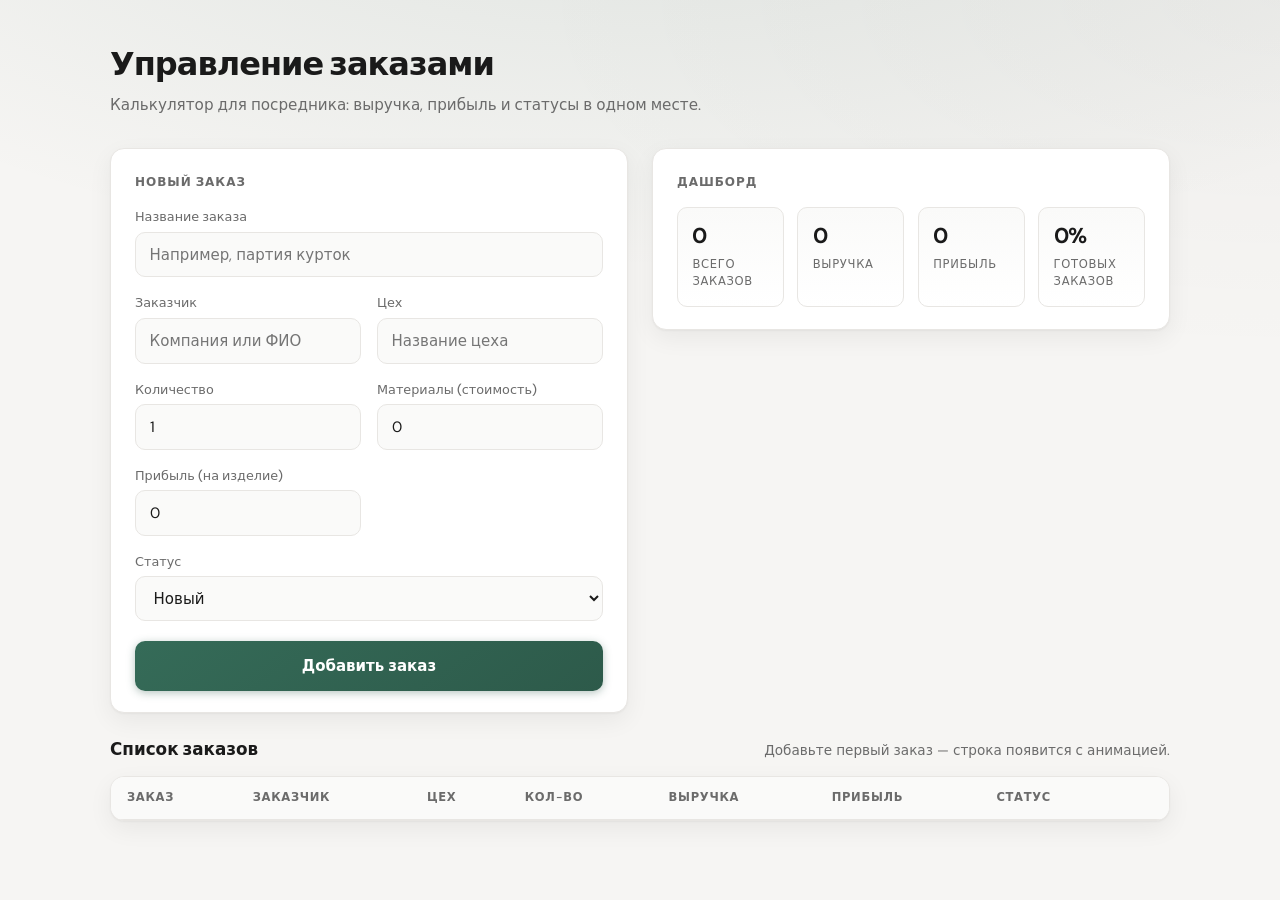
<file: sewing-orders-calculator/index.html>
<!DOCTYPE html>
<html lang="ru">
<head>
  <meta charset="UTF-8" />
  <meta name="viewport" content="width=device-width, initial-scale=1.0" />
  <title>Управление заказами</title>
  <link rel="preconnect" href="https://fonts.googleapis.com" />
  <link rel="preconnect" href="https://fonts.gstatic.com" crossorigin />
  <link href="https://fonts.googleapis.com/css2?family=DM+Sans:ital,opsz,wght@0,9..40,400;0,9..40,500;0,9..40,600;0,9..40,700&display=swap" rel="stylesheet" />
  <style>
    :root {
      --bg: #f6f5f3;
      --surface: #ffffff;
      --text: #1a1a1a;
      --muted: #6b6b6b;
      --border: #e8e6e3;
      --accent: #2d5a4a;
      --accent-soft: rgba(45, 90, 74, 0.08);
      --danger: #c43d3d;
      --danger-soft: rgba(196, 61, 61, 0.08);
      --shadow: 0 1px 2px rgba(0, 0, 0, 0.04), 0 8px 24px rgba(0, 0, 0, 0.06);
      --radius: 14px;
      --radius-sm: 10px;
      --transition: 0.22s cubic-bezier(0.4, 0, 0.2, 1);
    }

    * {
      box-sizing: border-box;
    }

    body {
      margin: 0;
      min-height: 100vh;
      font-family: "DM Sans", system-ui, sans-serif;
      font-size: 15px;
      line-height: 1.5;
      color: var(--text);
      background: var(--bg);
      background-image:
        radial-gradient(ellipse 80% 50% at 50% -20%, rgba(45, 90, 74, 0.12), transparent),
        radial-gradient(ellipse 60% 40% at 100% 0%, rgba(0, 0, 0, 0.03), transparent);
    }

    .wrap {
      max-width: 1100px;
      margin: 0 auto;
      padding: 2.5rem 1.25rem 3rem;
    }

    header {
      margin-bottom: 2rem;
      animation: fadeUp 0.55s var(--transition) both;
    }

    h1 {
      font-size: clamp(1.65rem, 4vw, 2rem);
      font-weight: 700;
      letter-spacing: -0.03em;
      margin: 0 0 0.35rem;
    }

    .subtitle {
      color: var(--muted);
      font-size: 0.95rem;
      margin: 0;
    }

    .grid {
      display: grid;
      gap: 1.5rem;
      grid-template-columns: 1fr;
    }

    @media (min-width: 900px) {
      .grid {
        grid-template-columns: 1fr 1fr;
        align-items: start;
      }
    }

    .card {
      background: var(--surface);
      border: 1px solid var(--border);
      border-radius: var(--radius);
      box-shadow: var(--shadow);
      padding: 1.5rem 1.5rem 1.35rem;
      transition: transform var(--transition), box-shadow var(--transition);
    }

    .card:hover {
      box-shadow: 0 2px 4px rgba(0, 0, 0, 0.04), 0 12px 32px rgba(0, 0, 0, 0.08);
    }

    .card-form {
      animation: fadeUp 0.55s 0.08s var(--transition) both;
    }

    .card-dash {
      animation: fadeUp 0.55s 0.14s var(--transition) both;
    }

    .form-title {
      font-size: 0.75rem;
      font-weight: 600;
      text-transform: uppercase;
      letter-spacing: 0.08em;
      color: var(--muted);
      margin: 0 0 1rem;
    }

    .fields {
      display: grid;
      gap: 1rem;
    }

    @media (min-width: 520px) {
      .fields {
        grid-template-columns: 1fr 1fr;
      }
      .field-span {
        grid-column: 1 / -1;
      }
    }

    label {
      display: block;
      font-size: 0.8rem;
      font-weight: 500;
      color: var(--muted);
      margin-bottom: 0.35rem;
    }

    input,
    select {
      width: 100%;
      padding: 0.65rem 0.85rem;
      border: 1px solid var(--border);
      border-radius: var(--radius-sm);
      font: inherit;
      color: var(--text);
      background: #fafaf9;
      transition: border-color var(--transition), background var(--transition), box-shadow var(--transition);
    }

    input:hover,
    select:hover {
      border-color: #d4d1cc;
      background: #fff;
    }

    input:focus,
    select:focus {
      outline: none;
      border-color: var(--accent);
      background: #fff;
      box-shadow: 0 0 0 3px var(--accent-soft);
    }

    .btn-add {
      margin-top: 1.25rem;
      width: 100%;
      padding: 0.85rem 1.25rem;
      border: none;
      border-radius: var(--radius-sm);
      font: inherit;
      font-weight: 600;
      cursor: pointer;
      color: #fff;
      background: linear-gradient(145deg, #356b58, var(--accent));
      box-shadow: 0 2px 8px rgba(45, 90, 74, 0.35);
      position: relative;
      overflow: hidden;
      transition: transform var(--transition), box-shadow var(--transition);
    }

    .btn-add::after {
      content: "";
      position: absolute;
      inset: 0;
      background: linear-gradient(90deg, transparent, rgba(255, 255, 255, 0.18), transparent);
      transform: translateX(-100%);
      transition: transform 0.5s ease;
    }

    .btn-add:hover {
      transform: translateY(-2px);
      box-shadow: 0 6px 20px rgba(45, 90, 74, 0.4);
    }

    .btn-add:hover::after {
      transform: translateX(100%);
    }

    .btn-add:active {
      transform: translateY(0);
    }

    .btn-add.pulse {
      animation: btnPulse 0.45s ease;
    }

    @keyframes btnPulse {
      0% { transform: scale(1); }
      40% { transform: scale(0.98); }
      100% { transform: scale(1); }
    }

    .dashboard {
      display: grid;
      grid-template-columns: repeat(2, 1fr);
      gap: 0.85rem;
    }

    @media (min-width: 520px) {
      .dashboard {
        grid-template-columns: repeat(4, 1fr);
      }
    }

    .stat {
      background: linear-gradient(180deg, #fafaf9 0%, #fff 100%);
      border: 1px solid var(--border);
      border-radius: var(--radius-sm);
      padding: 1rem 0.9rem;
      transition: transform var(--transition), border-color var(--transition);
    }

    .stat:hover {
      transform: translateY(-3px);
      border-color: #d8d5d0;
    }

    .stat-value {
      font-size: 1.35rem;
      font-weight: 700;
      letter-spacing: -0.02em;
      line-height: 1.2;
      transition: transform 0.35s ease;
    }

    .stat-value.tick {
      animation: statTick 0.4s ease;
    }

    @keyframes statTick {
      0%, 100% { transform: scale(1); }
      50% { transform: scale(1.06); }
    }

    .stat-label {
      font-size: 0.72rem;
      text-transform: uppercase;
      letter-spacing: 0.06em;
      color: var(--muted);
      margin-top: 0.35rem;
    }

    .table-section {
      margin-top: 1.5rem;
      animation: fadeUp 0.55s 0.2s var(--transition) both;
    }

    .table-head {
      display: flex;
      align-items: baseline;
      justify-content: space-between;
      gap: 1rem;
      margin-bottom: 0.85rem;
      flex-wrap: wrap;
    }

    .table-head h2 {
      font-size: 1.05rem;
      font-weight: 600;
      margin: 0;
    }

    .empty-hint {
      color: var(--muted);
      font-size: 0.85rem;
      margin: 0;
    }

    .table-wrap {
      overflow-x: auto;
      border-radius: var(--radius);
      border: 1px solid var(--border);
      background: var(--surface);
      box-shadow: var(--shadow);
    }

    table {
      width: 100%;
      border-collapse: collapse;
      font-size: 0.88rem;
    }

    th,
    td {
      text-align: left;
      padding: 0.75rem 1rem;
      border-bottom: 1px solid var(--border);
    }

    th {
      font-size: 0.72rem;
      text-transform: uppercase;
      letter-spacing: 0.06em;
      color: var(--muted);
      font-weight: 600;
      background: #fafaf9;
    }

    tbody tr {
      transition: background var(--transition);
    }

    tbody tr:hover {
      background: rgba(45, 90, 74, 0.04);
    }

    tbody tr:last-child td {
      border-bottom: none;
    }

    tbody tr.row-in {
      animation: rowIn 0.45s ease both;
    }

    @keyframes rowIn {
      from {
        opacity: 0;
        transform: translateY(8px);
      }
      to {
        opacity: 1;
        transform: translateY(0);
      }
    }

    tbody tr.row-out {
      animation: rowOut 0.35s ease forwards;
    }

    @keyframes rowOut {
      to {
        opacity: 0;
        transform: translateX(-12px);
      }
    }

    .badge {
      display: inline-block;
      padding: 0.2rem 0.5rem;
      border-radius: 999px;
      font-size: 0.75rem;
      font-weight: 500;
    }

    .badge-new { background: #e8f0ee; color: #2d5a4a; }
    .badge-progress { background: #eef2fb; color: #3d5a9e; }
    .badge-done { background: #e6f4ea; color: #1e7e3e; }
    .badge-cancel { background: #f5e8e8; color: #a03030; }

    .btn-del {
      padding: 0.4rem 0.75rem;
      font: inherit;
      font-size: 0.8rem;
      font-weight: 500;
      border: 1px solid var(--border);
      border-radius: 8px;
      background: #fff;
      color: var(--danger);
      cursor: pointer;
      transition: background var(--transition), border-color var(--transition), transform var(--transition);
    }

    .btn-del:hover {
      background: var(--danger-soft);
      border-color: rgba(196, 61, 61, 0.35);
      transform: scale(1.02);
    }

    .num {
      font-variant-numeric: tabular-nums;
    }

    @keyframes fadeUp {
      from {
        opacity: 0;
        transform: translateY(12px);
      }
      to {
        opacity: 1;
        transform: translateY(0);
      }
    }
  </style>
</head>
<body>
  <div class="wrap">
    <header>
      <h1>Управление заказами</h1>
      <p class="subtitle">Калькулятор для посредника: выручка, прибыль и статусы в одном месте.</p>
    </header>

    <div class="grid">
      <section class="card card-form" aria-labelledby="form-heading">
        <p class="form-title" id="form-heading">Новый заказ</p>
        <form id="order-form" novalidate>
          <div class="fields">
            <div class="field-span">
              <label for="name">Название заказа</label>
              <input type="text" id="name" name="name" required placeholder="Например, партия курток" autocomplete="off" />
            </div>
            <div>
              <label for="customer">Заказчик</label>
              <input type="text" id="customer" name="customer" required placeholder="Компания или ФИО" />
            </div>
            <div>
              <label for="workshop">Цех</label>
              <input type="text" id="workshop" name="workshop" required placeholder="Название цеха" />
            </div>
            <div>
              <label for="qty">Количество</label>
              <input type="number" id="qty" name="qty" min="1" step="1" value="1" required />
            </div>
            <div>
              <label for="materials">Материалы (стоимость)</label>
              <input type="number" id="materials" name="materials" min="0" step="0.01" value="0" required />
            </div>
            <div>
              <label for="profit">Прибыль (на изделие)</label>
              <input type="number" id="profit" name="profit" min="0" step="0.01" value="0" required />
            </div>
            <div class="field-span">
              <label for="status">Статус</label>
              <select id="status" name="status">
                <option value="new">Новый</option>
                <option value="progress">В работе</option>
                <option value="done">Готов</option>
                <option value="cancel">Отменён</option>
              </select>
            </div>
          </div>
          <button type="submit" class="btn-add" id="btn-add">Добавить заказ</button>
        </form>
      </section>

      <section class="card card-dash" aria-labelledby="dash-heading">
        <p class="form-title" id="dash-heading">Дашборд</p>
        <div class="dashboard">
          <div class="stat">
            <div class="stat-value num" id="stat-orders">0</div>
            <div class="stat-label">Всего заказов</div>
          </div>
          <div class="stat">
            <div class="stat-value num" id="stat-revenue">0</div>
            <div class="stat-label">Выручка</div>
          </div>
          <div class="stat">
            <div class="stat-value num" id="stat-profit">0</div>
            <div class="stat-label">Прибыль</div>
          </div>
          <div class="stat">
            <div class="stat-value num" id="stat-pct">0%</div>
            <div class="stat-label">Готовых заказов</div>
          </div>
        </div>
      </section>
    </div>

    <section class="table-section" aria-labelledby="table-heading">
      <div class="table-head">
        <h2 id="table-heading">Список заказов</h2>
        <p class="empty-hint" id="empty-hint">Добавьте первый заказ — строка появится с анимацией.</p>
      </div>
      <div class="table-wrap">
        <table>
          <thead>
            <tr>
              <th>Заказ</th>
              <th>Заказчик</th>
              <th>Цех</th>
              <th>Кол-во</th>
              <th>Выручка</th>
              <th>Прибыль</th>
              <th>Статус</th>
              <th></th>
            </tr>
          </thead>
          <tbody id="orders-body"></tbody>
        </table>
      </div>
    </section>
  </div>

  <script>
    (function () {
      const STATUS_LABELS = {
        new: "Новый",
        progress: "В работе",
        done: "Готов",
        cancel: "Отменён",
      };

      const STATUS_CLASS = {
        new: "badge-new",
        progress: "badge-progress",
        done: "badge-done",
        cancel: "badge-cancel",
      };

      /** @type {{ id: string, name: string, customer: string, workshop: string, qty: number, materials: number, profit: number, status: keyof STATUS_LABELS }[]} */
      let orders = [];
      let firstDashboardPaint = true;

      const form = document.getElementById("order-form");
      const btnAdd = document.getElementById("btn-add");
      const tbody = document.getElementById("orders-body");
      const emptyHint = document.getElementById("empty-hint");

      const elOrders = document.getElementById("stat-orders");
      const elRevenue = document.getElementById("stat-revenue");
      const elProfit = document.getElementById("stat-profit");
      const elPct = document.getElementById("stat-pct");

      function formatMoney(n) {
        return new Intl.NumberFormat("ru-RU", {
          minimumFractionDigits: 0,
          maximumFractionDigits: 2,
        }).format(n);
      }

      function revenueFor(o) {
        return o.qty * (o.materials + o.profit);
      }

      function profitFor(o) {
        return o.qty * o.profit;
      }

      function updateDashboard() {
        const total = orders.length;
        const revenue = orders.reduce((s, o) => s + revenueFor(o), 0);
        const profit = orders.reduce((s, o) => s + profitFor(o), 0);
        const done = orders.filter((o) => o.status === "done").length;
        const pct = total === 0 ? 0 : Math.round((done / total) * 100);

        elOrders.textContent = String(total);
        elRevenue.textContent = formatMoney(revenue);
        elProfit.textContent = formatMoney(profit);
        elPct.textContent = pct + "%";

        if (!firstDashboardPaint) {
          [elOrders, elRevenue, elProfit, elPct].forEach((el) => {
            el.classList.remove("tick");
            void el.offsetWidth;
            el.classList.add("tick");
          });
        }
        firstDashboardPaint = false;

        emptyHint.style.display = total ? "none" : "block";
      }

      function rowInnerHtml(o) {
        const rev = revenueFor(o);
        const prof = profitFor(o);
        return (
          "<td>" +
          escapeHtml(o.name) +
          "</td>" +
          "<td>" +
          escapeHtml(o.customer) +
          "</td>" +
          "<td>" +
          escapeHtml(o.workshop) +
          "</td>" +
          '<td class="num">' +
          o.qty +
          "</td>" +
          '<td class="num">' +
          formatMoney(rev) +
          "</td>" +
          '<td class="num">' +
          formatMoney(prof) +
          "</td>" +
          "<td><span class=\"badge " +
          STATUS_CLASS[o.status] +
          '">' +
          STATUS_LABELS[o.status] +
          "</span></td>" +
          '<td><button type="button" class="btn-del" data-del="' +
          o.id +
          '">Удалить</button></td>'
        );
      }

      function escapeHtml(s) {
        const d = document.createElement("div");
        d.textContent = s;
        return d.innerHTML;
      }

      function bindDeleteButtons() {
        tbody.querySelectorAll(".btn-del").forEach((btn) => {
          btn.addEventListener("click", onDelete);
        });
      }

      function renderTable() {
        tbody.innerHTML = orders
          .map(function (o) {
            return '<tr data-id="' + o.id + '">' + rowInnerHtml(o) + "</tr>";
          })
          .join("");
        bindDeleteButtons();
      }

      function appendOrderRow(o, animate) {
        const tr = document.createElement("tr");
        tr.dataset.id = o.id;
        if (animate) tr.classList.add("row-in");
        tr.innerHTML = rowInnerHtml(o);
        tbody.appendChild(tr);
        tr.querySelector(".btn-del").addEventListener("click", onDelete);
      }

      function onDelete(e) {
        const id = e.currentTarget.getAttribute("data-del");
        const tr = tbody.querySelector('tr[data-id="' + id + '"]');
        if (!tr) return;
        tr.classList.remove("row-in");
        tr.classList.add("row-out");
        tr.addEventListener(
          "animationend",
          function handler() {
            tr.removeEventListener("animationend", handler);
            orders = orders.filter((o) => o.id !== id);
            updateDashboard();
            renderTable();
          },
          { once: true }
        );
      }

      form.addEventListener("submit", function (e) {
        e.preventDefault();
        const name = document.getElementById("name").value.trim();
        const customer = document.getElementById("customer").value.trim();
        const workshop = document.getElementById("workshop").value.trim();
        const qty = Number(document.getElementById("qty").value);
        const materials = Number(document.getElementById("materials").value);
        const profit = Number(document.getElementById("profit").value);
        /** @type {keyof STATUS_LABELS} */
        const status = document.getElementById("status").value;

        if (!name || !customer || !workshop || qty < 1 || materials < 0 || profit < 0) {
          return;
        }

        const order = {
          id: crypto.randomUUID(),
          name,
          customer,
          workshop,
          qty,
          materials,
          profit,
          status,
        };

        orders.push(order);
        btnAdd.classList.remove("pulse");
        void btnAdd.offsetWidth;
        btnAdd.classList.add("pulse");

        updateDashboard();
        appendOrderRow(order, true);

        form.reset();
        document.getElementById("qty").value = "1";
        document.getElementById("materials").value = "0";
        document.getElementById("profit").value = "0";
      });

      updateDashboard();
    })();
  </script>
</body>
</html>
</file>
